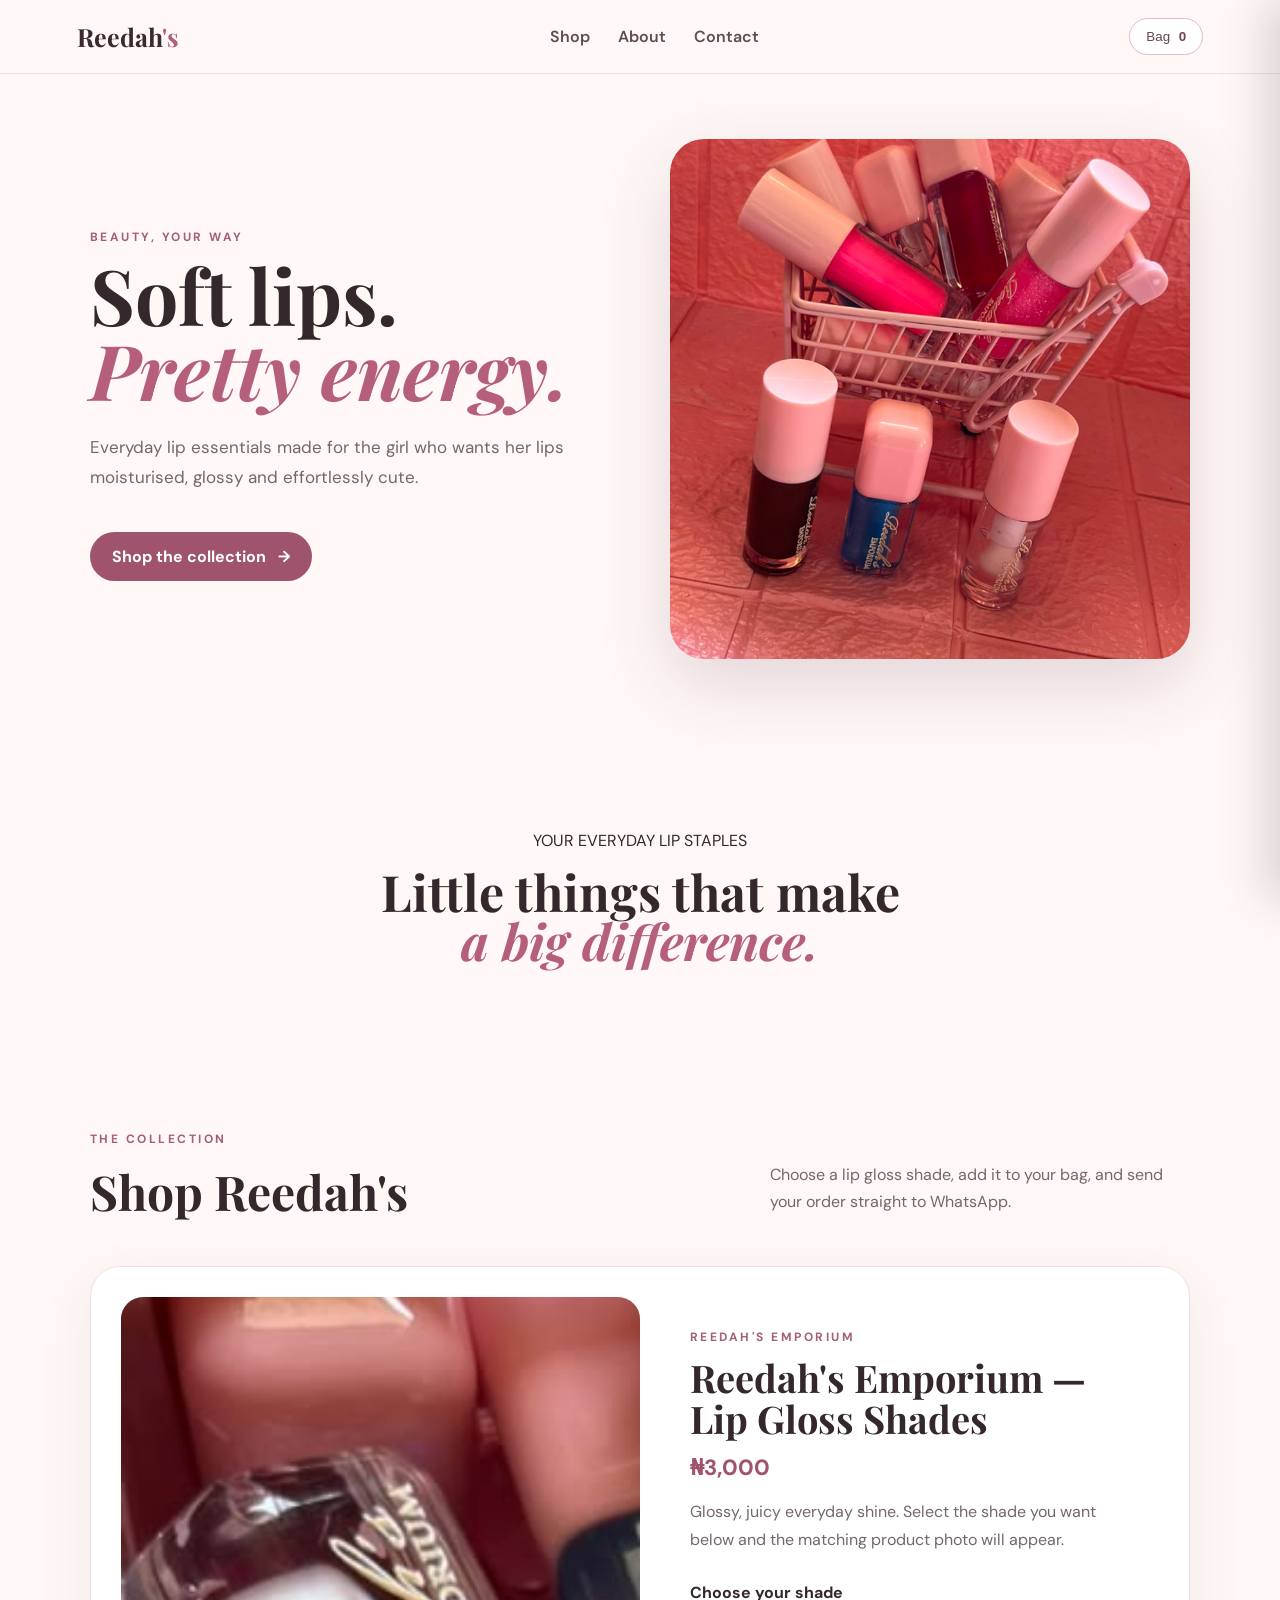
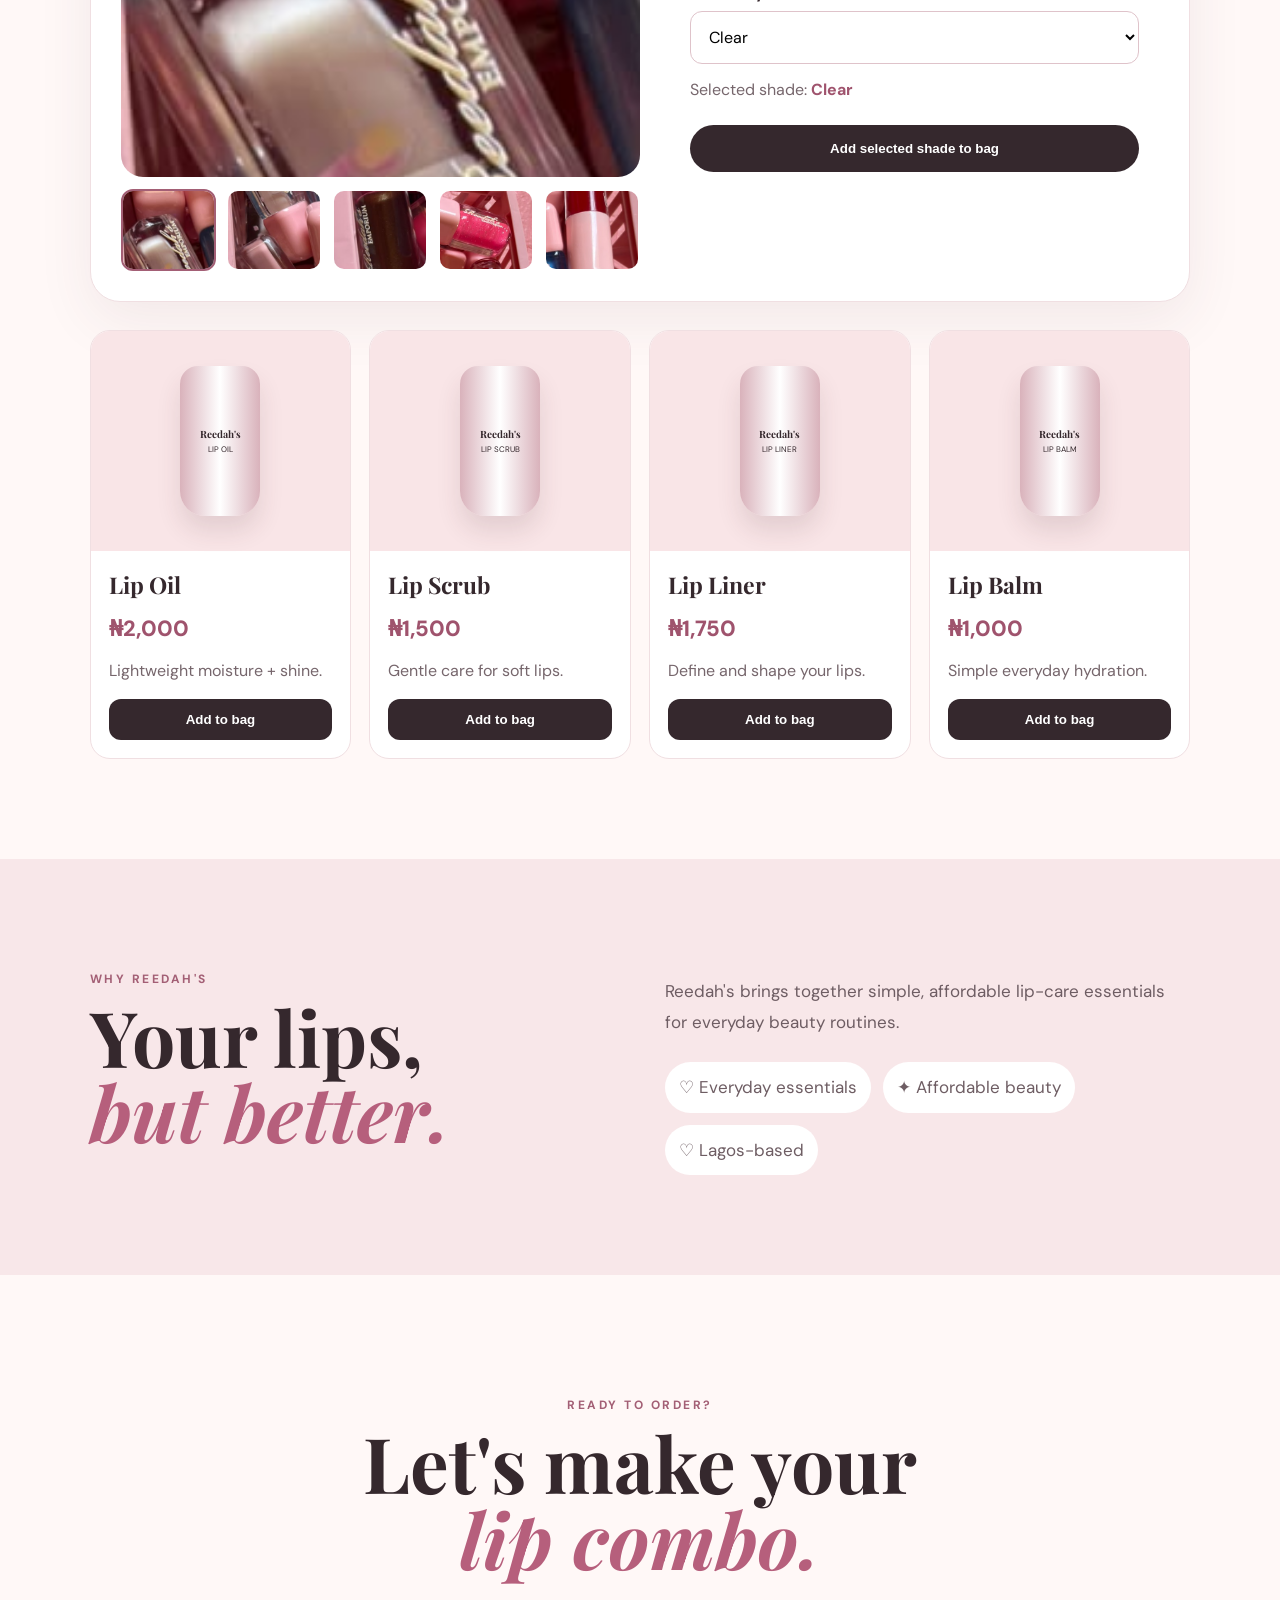
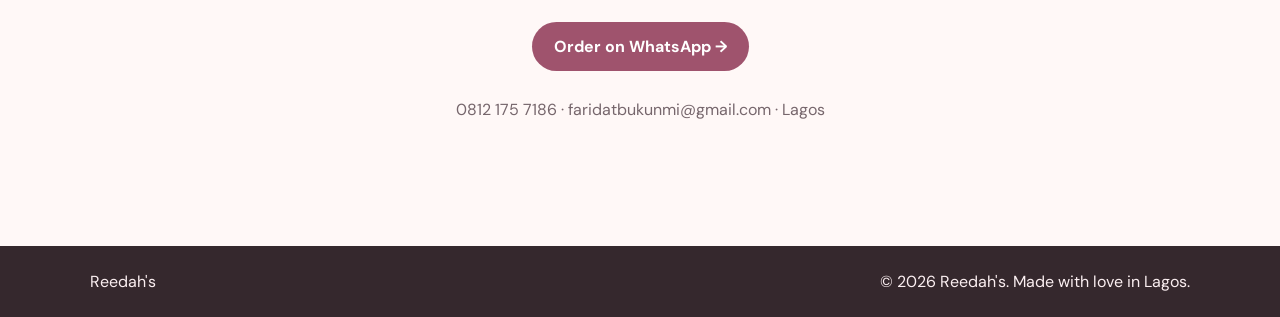
<file: reedah-emporiumextracted2/index.html>
<!doctype html>
<html lang="en">
<head>
  <meta charset="UTF-8">
  <meta name="viewport" content="width=device-width, initial-scale=1.0">
  <meta name="description" content="Reedah's Emporium — lip care and beauty essentials in Lagos.">
  <title>Reedah's Emporium | Lip Gloss Shades</title>
  <link rel="preconnect" href="https://fonts.googleapis.com">
  <link rel="preconnect" href="https://fonts.gstatic.com" crossorigin>
  <link href="https://fonts.googleapis.com/css2?family=DM+Sans:wght@400;500;600;700&family=Playfair+Display:wght@600;700&display=swap" rel="stylesheet">
  <link rel="stylesheet" href="style.css">
</head>
<body>
<header class="header">
  <a class="logo" href="#top">Reedah<span>'s</span></a>
  <nav><a href="#shop">Shop</a><a href="#about">About</a><a href="#contact">Contact</a></nav>
  <button class="cart-btn" onclick="openCart()">Bag <b id="cartCount">0</b></button>
</header>

<main id="top">
  <section class="hero">
    <div class="hero-copy">
      <p class="eyebrow">BEAUTY, YOUR WAY</p>
      <h1>Soft lips.<br><em>Pretty energy.</em></h1>
      <p class="hero-text">Everyday lip essentials made for the girl who wants her lips moisturised, glossy and effortlessly cute.</p>
      <a class="primary" href="#shop">Shop the collection <span>→</span></a>
    </div>
    <div class="hero-photo">
      <img src="images/lip-gloss-collection-1.jpeg" alt="Reedah's Emporium lip gloss collection">
    </div>
  </section>

  <section class="intro">
    <p>YOUR EVERYDAY LIP STAPLES</p>
    <h2>Little things that make<br><em>a big difference.</em></h2>
  </section>

  <section id="shop" class="shop">
    <div class="section-head">
      <div><p class="eyebrow">THE COLLECTION</p><h2>Shop Reedah's</h2></div>
      <p>Choose a lip gloss shade, add it to your bag, and send your order straight to WhatsApp.</p>
    </div>

    <article class="featured-product">
      <div class="gallery">
        <div class="main-photo-wrap">
          <img id="shadeImage" src="images/lip-gloss-clear.jpg" alt="Selected Reedah's Emporium lip gloss shade">
        </div>
        <div class="gallery-strip">
          <button class="thumb active" data-image="images/lip-gloss-clear.jpg" onclick="selectShade('Clear')"><img src="images/lip-gloss-clear.jpg" alt="Clear shade"></button>
          <button class="thumb" data-image="images/lip-gloss-nude.jpg" onclick="selectShade('Nude')"><img src="images/lip-gloss-nude.jpg" alt="Nude shade"></button>
          <button class="thumb" data-image="images/lip-gloss-brown.jpg" onclick="selectShade('Brown')"><img src="images/lip-gloss-brown.jpg" alt="Brown shade"></button>
          <button class="thumb" data-image="images/lip-gloss-pink.jpg" onclick="selectShade('Pink')"><img src="images/lip-gloss-pink.jpg" alt="Pink shade"></button>
          <button class="thumb" data-image="images/lip-gloss-berry.jpg" onclick="selectShade('Berry')"><img src="images/lip-gloss-berry.jpg" alt="Berry shade"></button>
        </div>
      </div>

      <div class="featured-copy">
        <p class="eyebrow">REEDAH'S EMPORIUM</p>
        <h3>Reedah's Emporium — Lip Gloss Shades</h3>
        <div class="price">₦3,000</div>
        <p class="description">Glossy, juicy everyday shine. Select the shade you want below and the matching product photo will appear.</p>

        <label class="label" for="shadeSelect">Choose your shade</label>
        <select class="shade-select" id="shadeSelect" onchange="selectShade(this.value)">
          <option>Clear</option>
          <option>Nude</option>
          <option>Brown</option>
          <option>Pink</option>
          <option>Berry</option>
        </select>

        <div class="selected-shade">Selected shade: <strong id="selectedShade">Clear</strong></div>
        <button class="add large" onclick="addGlossToCart()">Add selected shade to bag</button>
      </div>
    </article>

    <div class="grid" id="products"></div>
  </section>

  <section id="about" class="about">
    <div><p class="eyebrow">WHY REEDAH'S</p><h2>Your lips,<br><em>but better.</em></h2></div>
    <div class="about-copy">
      <p>Reedah's brings together simple, affordable lip-care essentials for everyday beauty routines.</p>
      <div class="features"><span>♡ Everyday essentials</span><span>✦ Affordable beauty</span><span>♡ Lagos-based</span></div>
    </div>
  </section>

  <section id="contact" class="contact">
    <p class="eyebrow">READY TO ORDER?</p>
    <h2>Let's make your<br><em>lip combo.</em></h2>
    <a class="primary" href="https://wa.me/2348121757186" target="_blank" rel="noopener">Order on WhatsApp →</a>
    <p class="contact-line">0812 175 7186 · faridatbukunmi@gmail.com · Lagos</p>
  </section>
</main>

<footer><span>Reedah's</span><span>© 2026 Reedah's. Made with love in Lagos.</span></footer>

<aside id="cart" class="cart-panel" aria-hidden="true">
  <div class="cart-top"><h3>Your bag</h3><button onclick="closeCart()">×</button></div>
  <div id="cartItems"></div>
  <div class="cart-bottom">
    <div><span>Total</span><strong id="cartTotal">₦0</strong></div>
    <button class="primary full" onclick="checkout()">Continue to WhatsApp →</button>
  </div>
</aside>
<div id="overlay" class="overlay" onclick="closeCart()"></div>

<div id="checkoutModal" class="checkout-modal" aria-hidden="true">
  <div class="checkout-box">
    <div class="checkout-head"><h3>Complete your order</h3><button onclick="closeCheckout()">×</button></div>
    <p class="checkout-note">Tell us where and how you'd like to receive your order. Your details will be sent to Reedah's on WhatsApp.</p>
    <label>Full name<input id="customerName" type="text" placeholder="Your name" autocomplete="name"></label>
    <label>Phone number<input id="customerPhone" type="tel" placeholder="080..." autocomplete="tel"></label>
    <label>Receive your order<select id="fulfilment" onchange="toggleAddress()"><option value="Delivery">Delivery</option><option value="Pickup">Pickup</option></select></label>
    <label id="addressWrap">Delivery address<textarea id="customerAddress" rows="3" placeholder="House number, street, area, Lagos"></textarea></label>
    <label>Preferred time<input id="orderTime" type="text" placeholder="e.g. 6–9 PM"></label>
    <label>Payment method<select id="payment"><option>Transfer</option><option>Cash on delivery</option><option>Other — confirm on WhatsApp</option></select></label>
    <div class="checkout-summary"><span>Order total</span><strong id="checkoutTotal">₦0</strong></div>
    <button class="primary full" onclick="sendOrderToWhatsApp()">Send order on WhatsApp →</button>
  </div>
</div>

<script src="script.js"></script>
</body>
</html>
</file>
<file: reedah-emporiumextracted2/style.css>
*{box-sizing:border-box}html{scroll-behavior:smooth}body{margin:0;background:#fff8f7;color:#35282d;font-family:"DM Sans",sans-serif}.header{position:sticky;top:0;z-index:20;display:flex;align-items:center;justify-content:space-between;padding:18px 6%;background:rgba(255,248,247,.94);backdrop-filter:blur(12px);border-bottom:1px solid #f0dfe2}.logo{font:700 25px "Playfair Display",serif;color:#3a2930;text-decoration:none}.logo span{color:#b35d78}nav{display:flex;gap:28px}nav a{color:#5f4d53;text-decoration:none;font-weight:600}.cart-btn{border:1px solid #dfbcc7;background:#fff;border-radius:999px;padding:10px 16px;color:#684653;cursor:pointer}.cart-btn b{margin-left:5px}.hero{display:grid;grid-template-columns:1fr 1fr;min-height:650px;align-items:center;padding:60px 7%;gap:60px}.eyebrow{font-size:12px;letter-spacing:2.5px;font-weight:700;color:#a35f75}.hero h1,.intro h2,.about h2,.contact h2{font:700 clamp(45px,6vw,78px)/.98 "Playfair Display",serif;margin:12px 0 24px}.hero h1 em,.intro h2 em,.about h2 em,.contact h2 em{color:#b65f7c;font-style:italic}.hero-text{max-width:530px;color:#76666c;font-size:17px;line-height:1.8}.primary{display:inline-flex;align-items:center;gap:12px;margin-top:22px;padding:14px 22px;border:0;border-radius:999px;background:#9f536d;color:#fff;text-decoration:none;font-weight:700;cursor:pointer}.hero-photo{height:520px;border-radius:34px;overflow:hidden;box-shadow:0 25px 70px rgba(108,58,75,.18)}.hero-photo img{width:100%;height:100%;object-fit:cover}.intro{text-align:center;padding:90px 20px}.intro h2{font-size:50px}.shop{padding:40px 7% 100px}.section-head{display:flex;justify-content:space-between;gap:30px;align-items:end;margin-bottom:35px}.section-head h2{font:700 48px "Playfair Display",serif;margin:8px 0}.section-head>p{max-width:420px;color:#76666c;line-height:1.7}.featured-product{display:grid;grid-template-columns:1.05fr .95fr;gap:50px;padding:30px;background:#fff;border:1px solid #f0dfe2;border-radius:30px;box-shadow:0 18px 55px rgba(93,50,67,.08)}.main-photo-wrap{height:480px;border-radius:22px;overflow:hidden;background:#f5dadd}.main-photo-wrap img{width:100%;height:100%;object-fit:cover}.gallery-strip{display:grid;grid-template-columns:repeat(5,1fr);gap:10px;margin-top:12px}.thumb{height:82px;border:2px solid transparent;padding:0;border-radius:12px;overflow:hidden;background:#fff;cursor:pointer}.thumb.active{border-color:#a35f75}.thumb img{width:100%;height:100%;object-fit:cover}.featured-copy{padding:20px 20px 20px 0}.featured-copy h3{font:700 38px/1.08 "Playfair Display",serif;margin:10px 0}.price{font-weight:800;font-size:22px;color:#9f536d;margin:14px 0}.description{color:#76666c;line-height:1.75}.label{display:block;font-weight:700;margin:28px 0 8px}.shade-select{width:100%;padding:14px;border:1px solid #dfc3ca;border-radius:12px;background:#fff;font:inherit}.selected-shade{margin:15px 0;color:#76666c}.selected-shade strong{color:#9f536d}.add{width:100%;border:0;border-radius:12px;padding:13px;background:#35282d;color:#fff;font-weight:700;cursor:pointer}.add.large{padding:16px;border-radius:999px;margin-top:10px}.grid{display:grid;grid-template-columns:repeat(4,1fr);gap:18px;margin-top:28px}.card{background:#fff;border:1px solid #f0dfe2;border-radius:20px;overflow:hidden}.visual{height:220px;background:#f9e5e7;display:grid;place-items:center}.tube{width:80px;height:150px;border-radius:18px 18px 25px 25px;background:linear-gradient(90deg,#d9b2bb,#fff,#d9b2bb);display:grid;place-items:center;text-align:center;font:700 10px "Playfair Display",serif;box-shadow:0 15px 25px rgba(70,40,50,.12)}.tube span{font:8px "DM Sans",sans-serif}.card-body{padding:18px}.card-body h3{margin:0;font:700 23px "Playfair Display",serif}.card-body p{color:#76666c;line-height:1.5}.shade{width:100%;padding:10px;border:1px solid #ead4d9;border-radius:10px;margin-bottom:10px;background:#fff}.about{display:grid;grid-template-columns:1fr 1fr;gap:50px;padding:100px 7%;background:#f8e7e9}.about-copy{align-self:center;color:#6e5d63;line-height:1.8;font-size:17px}.features{display:flex;flex-wrap:wrap;gap:12px;margin-top:25px}.features span{background:#fff;border-radius:999px;padding:10px 14px}.contact{text-align:center;padding:110px 20px}.contact-line{color:#76666c;margin-top:28px}footer{display:flex;justify-content:space-between;padding:25px 7%;background:#35282d;color:#fbeff1}.cart-panel{position:fixed;right:-430px;top:0;z-index:40;width:min(430px,100%);height:100vh;background:#fff;padding:25px;transition:right .3s;box-shadow:-15px 0 45px rgba(0,0,0,.15);display:flex;flex-direction:column}.cart-panel.open{right:0}.cart-top,.checkout-head{display:flex;justify-content:space-between;align-items:center}.cart-top button,.checkout-head button{border:0;background:none;font-size:28px;cursor:pointer}.cart-top h3,.checkout-head h3{font:700 28px "Playfair Display",serif}.cart-bottom{margin-top:auto;border-top:1px solid #eee;padding-top:20px}.cart-bottom>div,.checkout-summary{display:flex;justify-content:space-between;align-items:center}.cart-row{display:flex;justify-content:space-between;gap:20px;padding:16px 0;border-bottom:1px solid #f0e3e5}.cart-row small{display:block;color:#76666c;margin-top:5px}.full{width:100%;justify-content:center}.overlay{position:fixed;inset:0;background:rgba(35,20,25,.4);z-index:30;display:none}.overlay.open{display:block}.checkout-modal{position:fixed;inset:0;z-index:50;background:rgba(35,20,25,.5);display:none;place-items:center;padding:20px}.checkout-modal.open{display:grid}.checkout-box{background:#fff;width:min(560px,100%);max-height:92vh;overflow:auto;border-radius:25px;padding:28px}.checkout-box label{display:grid;gap:7px;margin:15px 0;font-weight:700}.checkout-box input,.checkout-box textarea,.checkout-box select{font:inherit;padding:12px;border:1px solid #dec8ce;border-radius:10px}.checkout-note{color:#76666c;line-height:1.6}.checkout-summary{margin:22px 0;padding:16px;background:#fff4f5;border-radius:12px}.checkout-summary strong{color:#9f536d;font-size:20px}@media(max-width:850px){nav{display:none}.hero,.featured-product,.about{grid-template-columns:1fr}.hero{padding-top:35px}.hero-photo{height:420px}.featured-copy{padding:5px}.grid{grid-template-columns:repeat(2,1fr)}.section-head{display:block}.intro{padding:70px 20px}.main-photo-wrap{height:420px}}@media(max-width:520px){.header{padding:15px 4%}.hero,.shop,.about{padding-left:4%;padding-right:4%}.hero h1{font-size:48px}.grid{grid-template-columns:1fr}.hero-photo{height:360px}.featured-product{padding:15px}.main-photo-wrap{height:360px}.gallery-strip{gap:6px}.thumb{height:65px}}
</file>
